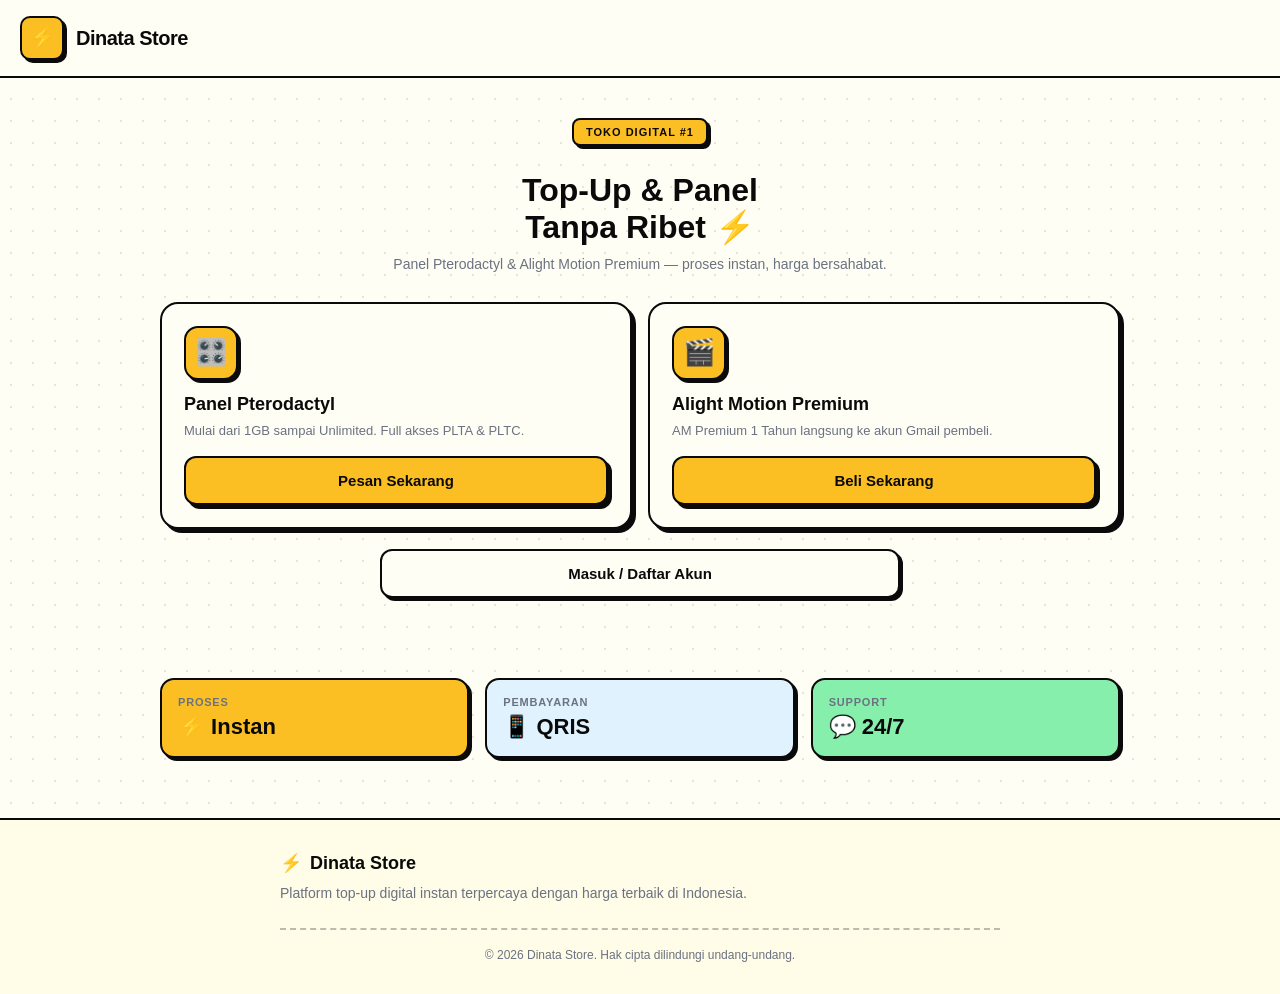
<file: index.html>
<!DOCTYPE html>
<html lang="id">
<head>
<meta charset="UTF-8">
<meta name="viewport" content="width=device-width, initial-scale=1">
<title>Dinata Store — Top-Up Digital Instan</title>
<link rel="stylesheet" href="style.css">
</head>
<body>

<div class="brandbar">
  <div class="brand-logo">⚡</div>
  <div class="brand-name">Dinata Store</div>
</div>

<section class="page-head text-center" style="padding-top:40px">
  <span class="auth-badge">TOKO DIGITAL #1</span>
  <h1 style="font-size:32px;margin-top:12px;line-height:1.15">Top-Up & Panel<br>Tanpa Ribet ⚡</h1>
  <p style="margin-top:10px">Panel Pterodactyl & Alight Motion Premium — proses instan, harga bersahabat.</p>
</section>

<div class="grid-2">
  <div class="product-card">
    <div class="product-icon">🎛️</div>
    <h3>Panel Pterodactyl</h3>
    <p>Mulai dari 1GB sampai Unlimited. Full akses PLTA & PLTC.</p>
    <a href="panel.html" class="btn btn-primary" style="text-decoration:none">Pesan Sekarang</a>
  </div>
  <div class="product-card">
    <div class="product-icon">🎬</div>
    <h3>Alight Motion Premium</h3>
    <p>AM Premium 1 Tahun langsung ke akun Gmail pembeli.</p>
    <a href="am-prem.html" class="btn btn-primary" style="text-decoration:none">Beli Sekarang</a>
  </div>
</div>

<div class="container" style="padding-top:0">
  <a href="login.html" class="btn btn-secondary" style="text-decoration:none">Masuk / Daftar Akun</a>
</div>

<div class="grid-3">
  <div class="stat-card yellow"><div class="stat-label">Proses</div><div class="stat-value">⚡ Instan</div></div>
  <div class="stat-card blue"><div class="stat-label">Pembayaran</div><div class="stat-value">📱 QRIS</div></div>
  <div class="stat-card green"><div class="stat-label">Support</div><div class="stat-value">💬 24/7</div></div>
</div>

<footer class="site-footer">
  <div class="footer-inner">
    <div class="footer-brand"><span>⚡</span> Dinata Store</div>
    <p class="footer-desc">Platform top-up digital instan terpercaya dengan harga terbaik di Indonesia.</p>
    <div class="footer-copy">© 2026 Dinata Store. Hak cipta dilindungi undang-undang.</div>
  </div>
</footer>

</body>
</html>
</file>
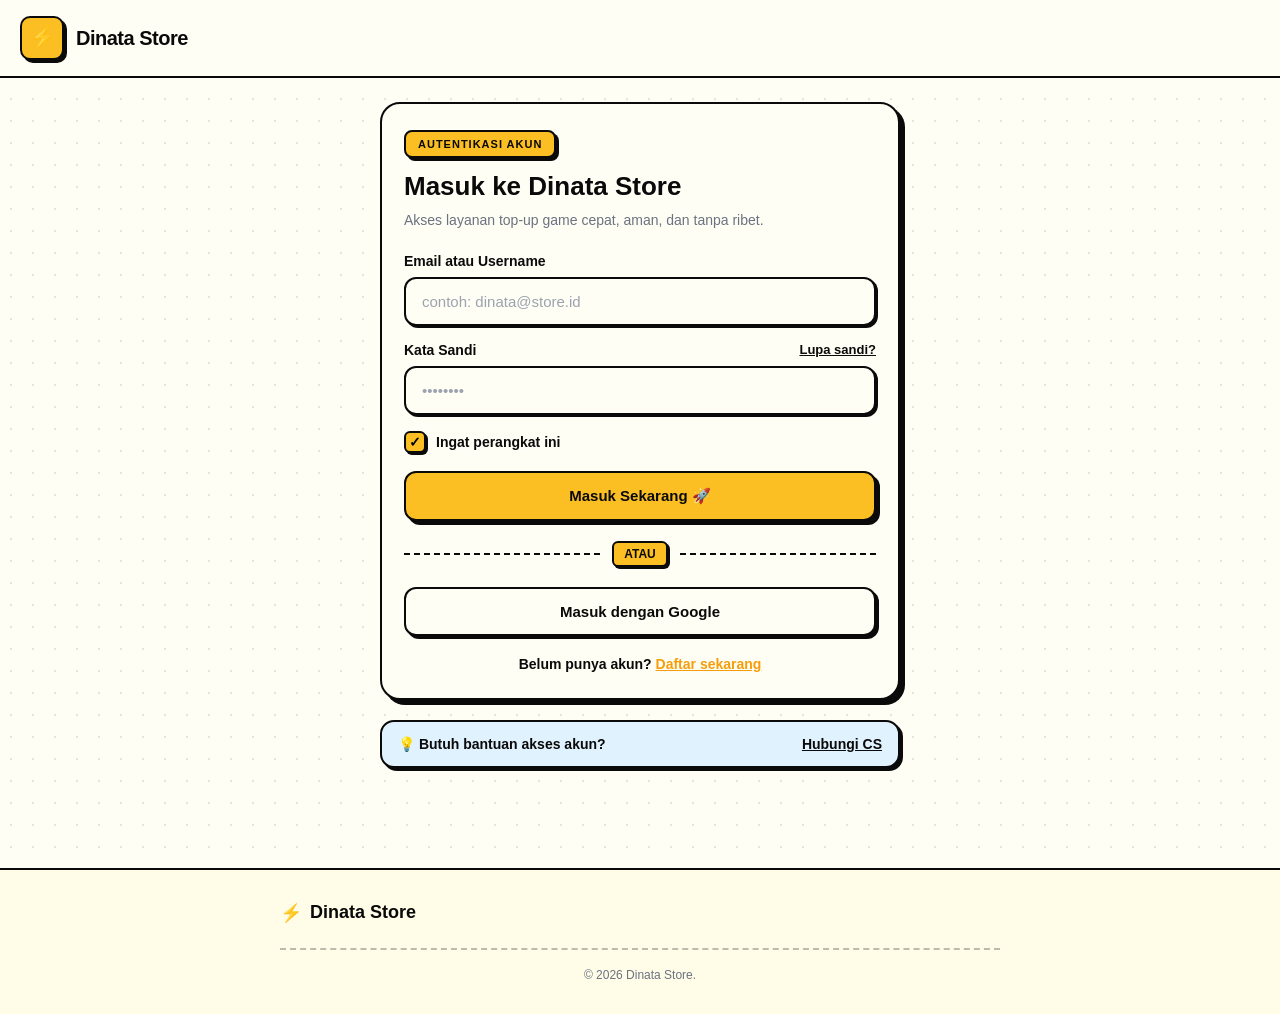
<file: admin.html>
<!DOCTYPE html>
<html lang="id">
<head>
<meta charset="UTF-8">
<meta name="viewport" content="width=device-width, initial-scale=1">
<title>Admin — Dinata Store</title>
<link rel="stylesheet" href="style.css">
</head>
<body>

<nav class="navbar">
  <div class="nav-brand"><div class="brand-logo">🔐</div> Admin Panel</div>
  <div class="nav-links">
    <a href="dasbor.html">Store</a>
    <a href="#" onclick="logout(); return false;">Logout</a>
  </div>
</nav>

<div class="page-head">
  <h1>Dashboard Admin <span style="font-size:12px;background:#86efac;padding:4px 8px;border-radius:6px;border:2px solid #0a0a0a">● LIVE</span></h1>
  <p>Update otomatis realtime.</p>
</div>

<div class="grid-4">
  <div class="stat-card yellow"><div class="stat-label">💰 Saldo</div><div class="stat-value" id="saldo" style="font-size:16px">Memuat...</div></div>
  <div class="stat-card blue"><div class="stat-label">📦 Total</div><div class="stat-value" id="totalOrder">0</div></div>
  <div class="stat-card green"><div class="stat-label">✅ Paid</div><div class="stat-value" id="totalPaid">0</div></div>
  <div class="stat-card red"><div class="stat-label">⏳ Pending</div><div class="stat-value" id="totalPending">0</div></div>
</div>

<div class="page-head"><h1 style="font-size:18px">📦 Semua Order</h1></div>
<div class="table-wrap">
  <table>
    <thead>
      <tr><th>Invoice</th><th>User</th><th>Produk</th><th>Detail</th><th>Harga</th><th>Status</th><th>Aksi</th></tr>
    </thead>
    <tbody id="tblOrders"></tbody>
  </table>
</div>

<div class="page-head"><h1 style="font-size:18px">👥 User Terdaftar</h1></div>
<div class="table-wrap">
  <table>
    <thead>
      <tr><th>Username</th><th>Email</th><th>Role</th><th>Dibuat</th><th>Aksi</th></tr>
    </thead>
    <tbody id="tblUsers"></tbody>
  </table>
</div>

<div class="page-head"><h1 style="font-size:18px">💸 Withdraw Saldo</h1></div>
<div class="form-box">
  <div class="field">
    <label class="field-label">Jumlah (Rp)</label>
    <input class="input" id="wdAmount" type="number" placeholder="50000">
  </div>
  <div class="field">
    <label class="field-label">Metode</label>
    <select class="input" id="wdMethod">
      <option value="dana">Dana</option>
      <option value="gopay">GoPay</option>
      <option value="ovo">OVO</option>
      <option value="shopeepay">ShopeePay</option>
    </select>
  </div>
  <div class="field">
    <label class="field-label">Nomor Akun</label>
    <input class="input" id="wdAcc" placeholder="08123456789">
  </div>
  <div class="field">
    <label class="field-label">Tipe</label>
    <select class="input" id="wdInstant">
      <option value="false">Manual</option>
      <option value="true">Instant</option>
    </select>
  </div>
  <button class="btn btn-primary" onclick="doWithdraw()">Tarik Saldo 💸</button>
  <p id="wdMsg" style="margin-top:12px;font-weight:700"></p>
</div>

<div class="page-head"><h1 style="font-size:18px">🛠️ Tools</h1></div>
<div class="form-box">
  <button class="btn btn-secondary" onclick="refreshAll()">🔄 Refresh Manual</button>
  <button class="btn btn-secondary" style="margin-top:10px" onclick="exportData()">📥 Export Order (JSON)</button>
  <button class="btn btn-danger" style="margin-top:10px" onclick="clearAll()">🗑️ Hapus Semua Order</button>
</div>

<footer class="site-footer">
  <div class="footer-inner"><div class="footer-copy">© 2026 Dinata Store.</div></div>
</footer>

<script src="app.js"></script>
<script>
if (!requireAdmin()) throw 0;

async function loadOrders() {
  const orders = await getAllOrders();
  const paid = orders.filter(o => o.status === 'paid').length;
  const pending = orders.filter(o => o.status === 'pending').length;
  document.getElementById('totalOrder').textContent = orders.length;
  document.getElementById('totalPaid').textContent = paid;
  document.getElementById('totalPending').textContent = pending;

  const tbody = document.getElementById('tblOrders');
  if (!orders.length) {
    tbody.innerHTML = '<tr><td colspan="7" style="text-align:center;color:#6b7280">Belum ada order</td></tr>';
    return;
  }
  tbody.innerHTML = orders.map(o => {
    let detail = '-';
    if (o.detail?.ramLabel) detail = `${o.detail.ramLabel}<br><small>${escapeHTML(o.detail.nama)} • ${escapeHTML(o.detail.kontak)}</small>`;
    else if (o.detail?.gmail) detail = escapeHTML(o.detail.gmail);
    return `<tr>
      <td><code style="font-size:11px">${escapeHTML(o.invoice_id?.slice(0,10))}</code></td>
      <td>${escapeHTML(o.username)}</td>
      <td>${escapeHTML(o.produk)}</td>
      <td>${detail}</td>
      <td>${rupiah(o.harga)}</td>
      <td><span class="badge ${o.status}">${o.status}</span></td>
      <td style="white-space:nowrap">
        ${o.status !== 'paid' ? `<button class="btn btn-success btn-sm" onclick="markPaid('${o.invoice_id}')">✅</button>` : ''}
        ${o.status !== 'pending' ? `<button class="btn btn-secondary btn-sm" onclick="markPending('${o.invoice_id}')">⏳</button>` : ''}
        <button class="btn btn-danger btn-sm" onclick="delOrder('${o.invoice_id}')">🗑️</button>
      </td>
    </tr>`;
  }).join('');
}

async function loadUsers() {
  const users = await getAllUsers();
  const tbody = document.getElementById('tblUsers');
  if (!users.length) {
    tbody.innerHTML = '<tr><td colspan="5" style="text-align:center;color:#6b7280">Belum ada user</td></tr>';
    return;
  }
  tbody.innerHTML = users.map(u => `<tr>
    <td>${escapeHTML(u.username)}</td>
    <td>${escapeHTML(u.email)}</td>
    <td><span class="badge ${u.role === 'admin' ? 'paid' : 'pending'}">${u.role}</span></td>
    <td style="font-size:12px">${formatDate(u.created_at)}</td>
    <td>${u.role !== 'admin' ? `<button class="btn btn-danger btn-sm" onclick="delUser('${escapeHTML(u.username)}')">🗑️</button>` : '—'}</td>
  </tr>`).join('');
}

async function loadSaldo() {
  try {
    const res = await fetch('/api/balance');
    const d = await res.json();
    document.getElementById('saldo').textContent = d.balance ? rupiah(d.balance) : 'Gagal';
  } catch { document.getElementById('saldo').textContent = 'Gagal'; }
}

async function markPaid(id) {
  await updateOrderStatus(id, 'paid');
  toast('Order ditandai PAID', 'success');
  refreshAll();
}
async function markPending(id) {
  await updateOrderStatus(id, 'pending');
  toast('Order → PENDING', 'info');
  refreshAll();
}
async function delOrder(id) {
  if (!confirm('Hapus order ini?')) return;
  await deleteOrder(id);
  toast('Order dihapus', 'success');
  refreshAll();
}
async function delUser(username) {
  if (!confirm('Hapus user ' + username + '?')) return;
  await deleteUser(username);
  toast('User dihapus', 'success');
  refreshAll();
}
async function clearAll() {
  if (!confirm('Hapus SEMUA order?')) return;
  const orders = await getAllOrders();
  for (const o of orders) await deleteOrder(o.invoice_id);
  toast('Semua order dihapus', 'success');
  refreshAll();
}
async function exportData() {
  const orders = await getAllOrders();
  const blob = new Blob([JSON.stringify(orders, null, 2)], { type: 'application/json' });
  const a = document.createElement('a');
  a.href = URL.createObjectURL(blob);
  a.download = 'dinata-orders-' + Date.now() + '.json';
  a.click();
}
async function doWithdraw() {
  const amount = document.getElementById('wdAmount').value;
  const method = document.getElementById('wdMethod').value;
  const acc = document.getElementById('wdAcc').value;
  const instant = document.getElementById('wdInstant').value;
  if (!amount || !acc) return toast('Isi lengkap!', 'error');

  showLoading('Memproses withdraw...');
  const data = await api(`/api/withdraw?amount=${amount}&method=${method}&account_number=${acc}&instant=${instant}`);
  hideLoading();
  document.getElementById('wdMsg').textContent = data.message || JSON.stringify(data);
  toast(data.success ? 'Withdraw diajukan!' : 'Withdraw gagal', data.success ? 'success' : 'error');
}

function refreshAll() { loadOrders(); loadUsers(); loadSaldo(); }
refreshAll();

startRealtime(() => refreshAll());
</script>
</body>
</html>
</file>
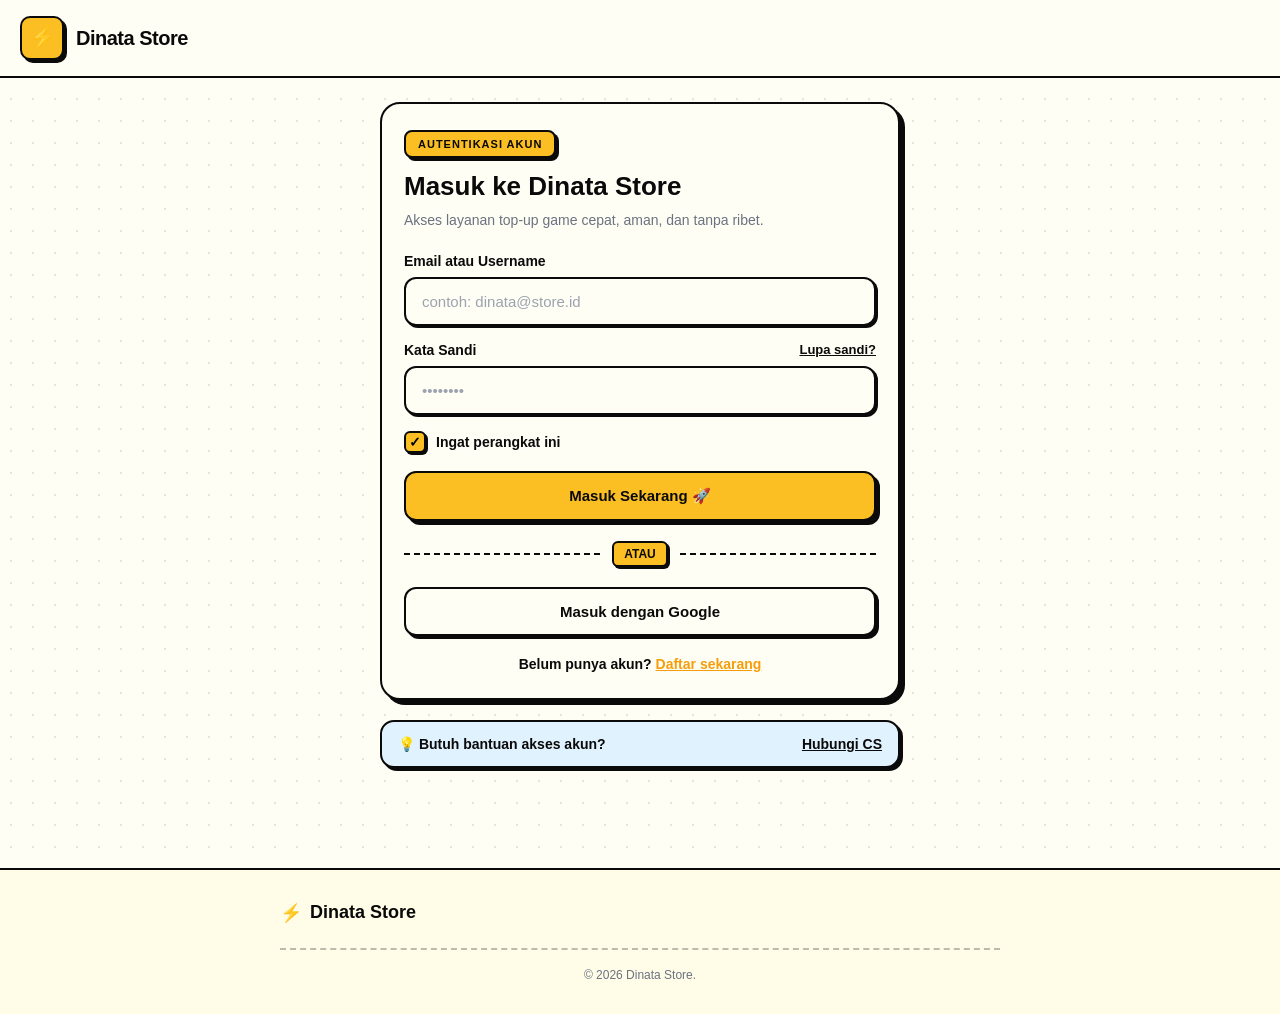
<file: am-prem.html>
<!DOCTYPE html>
<html lang="id">
<head>
<meta charset="UTF-8">
<meta name="viewport" content="width=device-width, initial-scale=1">
<title>AM Premium — Dinata Store</title>
<link rel="stylesheet" href="style.css">
</head>
<body>

<nav class="navbar">
  <div class="nav-brand"><div class="brand-logo">⚡</div> Dinata Store</div>
  <div class="nav-links">
    <a href="dasbor.html">← Kembali</a>
    <a href="riwayat.html">Riwayat</a>
  </div>
</nav>

<div class="page-head">
  <h1>🎬 Alight Motion Premium</h1>
  <p>Premium 1 Tahun — langsung ke akun Gmail pembeli.</p>
</div>

<div class="form-box">
  <div class="field">
    <label class="field-label">Gmail Pembeli</label>
    <input class="input" id="gmail" type="email" placeholder="contoh@gmail.com">
  </div>
  <div class="price-tag">
    <span>Harga</span>
    <span>Rp 25.000</span>
  </div>
  <button class="btn btn-primary" id="btnBuat" onclick="buatInvoice()">Buat Invoice & Bayar QRIS 🚀</button>

  <div class="invoice-box hidden" id="invoiceBox">
    <h3>Scan QRIS untuk Bayar</h3>
    <img id="qrisImg" alt="QRIS">
    <p style="font-weight:700;margin:8px 0">Total: Rp <span id="totalBayar"></span></p>
    <a id="payLink" target="_blank" class="btn btn-secondary" style="text-decoration:none;margin-bottom:10px">Buka Halaman Pembayaran</a>
    <p style="margin-top:10px">Status: <span class="badge pending" id="statusBayar">pending</span></p>
    <button class="btn btn-primary" style="margin-top:10px" onclick="cekStatus()">Cek Status 🔄</button>
  </div>
</div>

<footer class="site-footer">
  <div class="footer-inner"><div class="footer-copy">© 2026 Dinata Store.</div></div>
</footer>

<script src="app.js"></script>
<script>
if (!requireAuth()) throw 0;
const HARGA = 25000;
let currentInvoice = null;

async function buatInvoice() {
  const btn = document.getElementById('btnBuat');
  const gmail = document.getElementById('gmail').value.trim();
  if (!gmail || !/^\S+@\S+\.\S+$/.test(gmail)) return toast('Masukkan Gmail yang valid!', 'error');

  btn.disabled = true;
  showLoading('Membuat invoice...');
  const inv = await api(`/api/invoice?amount=${HARGA}`);

  if (!inv || !inv.success) {
    hideLoading();
    btn.disabled = false;
    return toast(inv?.error || 'Gagal buat invoice', 'error');
  }
  currentInvoice = inv;

  const save = await createOrder({
    invoice_id: inv.invoice_id,
    username: currentUser().username,
    produk: 'Alight Motion Premium 1 Tahun',
    detail: { gmail },
    harga: HARGA,
    status: 'pending'
  });

  hideLoading();
  btn.disabled = false;
  if (save.error) return toast('Gagal simpan order: ' + save.error, 'error');

  document.getElementById('invoiceBox').classList.remove('hidden');
  document.getElementById('qrisImg').src = inv.qris_image;
  document.getElementById('totalBayar').textContent = Number(inv.total).toLocaleString('id-ID');
  document.getElementById('payLink').href = inv.payment_link;
  toast('Invoice dibuat! Scan QRIS untuk bayar.', 'success');
}

async function cekStatus() {
  if (!currentInvoice) return;
  showLoading('Cek status...');
  const data = await api(`/api/cek-invoice?invoice_id=${currentInvoice.invoice_id}`);
  hideLoading();
  if (!data) return;
  const el = document.getElementById('statusBayar');
  el.textContent = data.status;
  el.className = 'badge ' + (data.status === 'paid' ? 'paid' : 'pending');
  if (data.status === 'paid') {
    await updateOrderStatus(currentInvoice.invoice_id, 'paid');
    toast('✅ Premium dikirim ke ' + document.getElementById('gmail').value, 'success');
  } else toast('Status: ' + data.status, 'info');
}
</script>
</body>
</html>
</file>
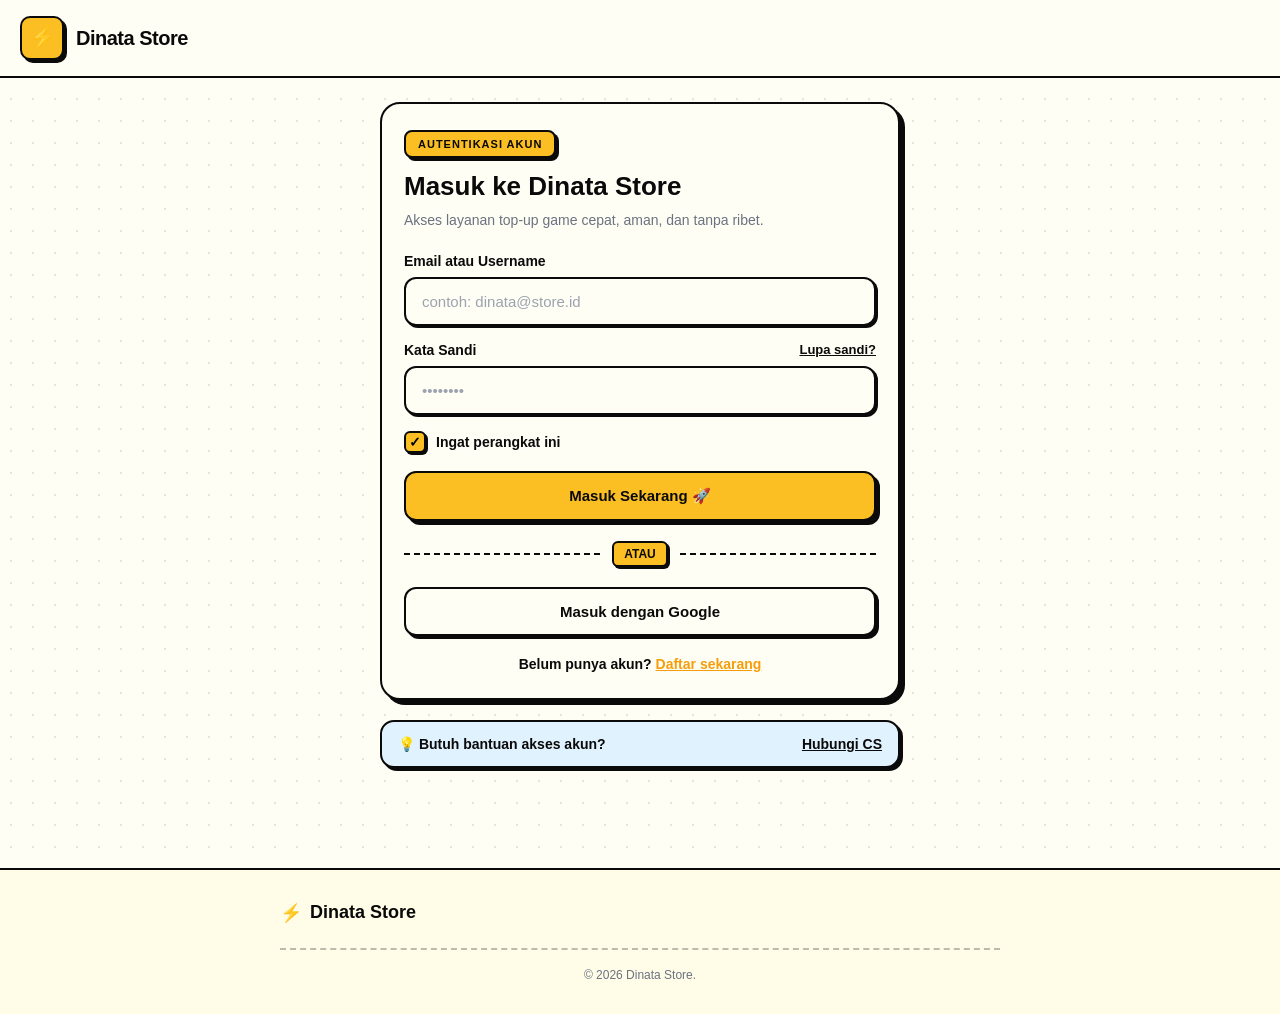
<file: dasbor.html>
<!DOCTYPE html>
<html lang="id">
<head>
<meta charset="UTF-8">
<meta name="viewport" content="width=device-width, initial-scale=1">
<title>Dashboard — Dinata Store</title>
<link rel="stylesheet" href="style.css">
</head>
<body>

<nav class="navbar">
  <div class="nav-brand"><div class="brand-logo">⚡</div> Dinata Store</div>
  <div class="nav-links">
    <a href="dasbor.html" class="active">Dashboard</a>
    <a href="panel.html">Panel</a>
    <a href="am-prem.html">AM</a>
    <a href="riwayat.html">Riwayat</a>
    <a href="#" onclick="logout(); return false;">Logout</a>
  </div>
</nav>

<div class="page-head">
  <h1>Halo, <span id="userName" style="color:#f59e0b">User</span> 👋</h1>
  <p>Pilih produk yang mau kamu beli:</p>
</div>

<div class="grid-2">
  <div class="product-card">
    <div class="product-icon">🎛️</div>
    <h3>Panel Pterodactyl</h3>
    <p>1GB hingga Unlimited. Bebas pilih spec.</p>
    <a href="panel.html" class="btn btn-primary" style="text-decoration:none">Pesan</a>
  </div>
  <div class="product-card">
    <div class="product-icon">🎬</div>
    <h3>Alight Motion Premium</h3>
    <p>Premium 1 Tahun — langsung ke Gmail kamu.</p>
    <a href="am-prem.html" class="btn btn-primary" style="text-decoration:none">Beli</a>
  </div>
</div>

<footer class="site-footer">
  <div class="footer-inner"><div class="footer-copy">© 2026 Dinata Store.</div></div>
</footer>

<script src="app.js"></script>
<script>
if (!requireAuth()) throw 0;
document.getElementById('userName').textContent = currentUser().username;
</script>
</body>
</html>
</file>
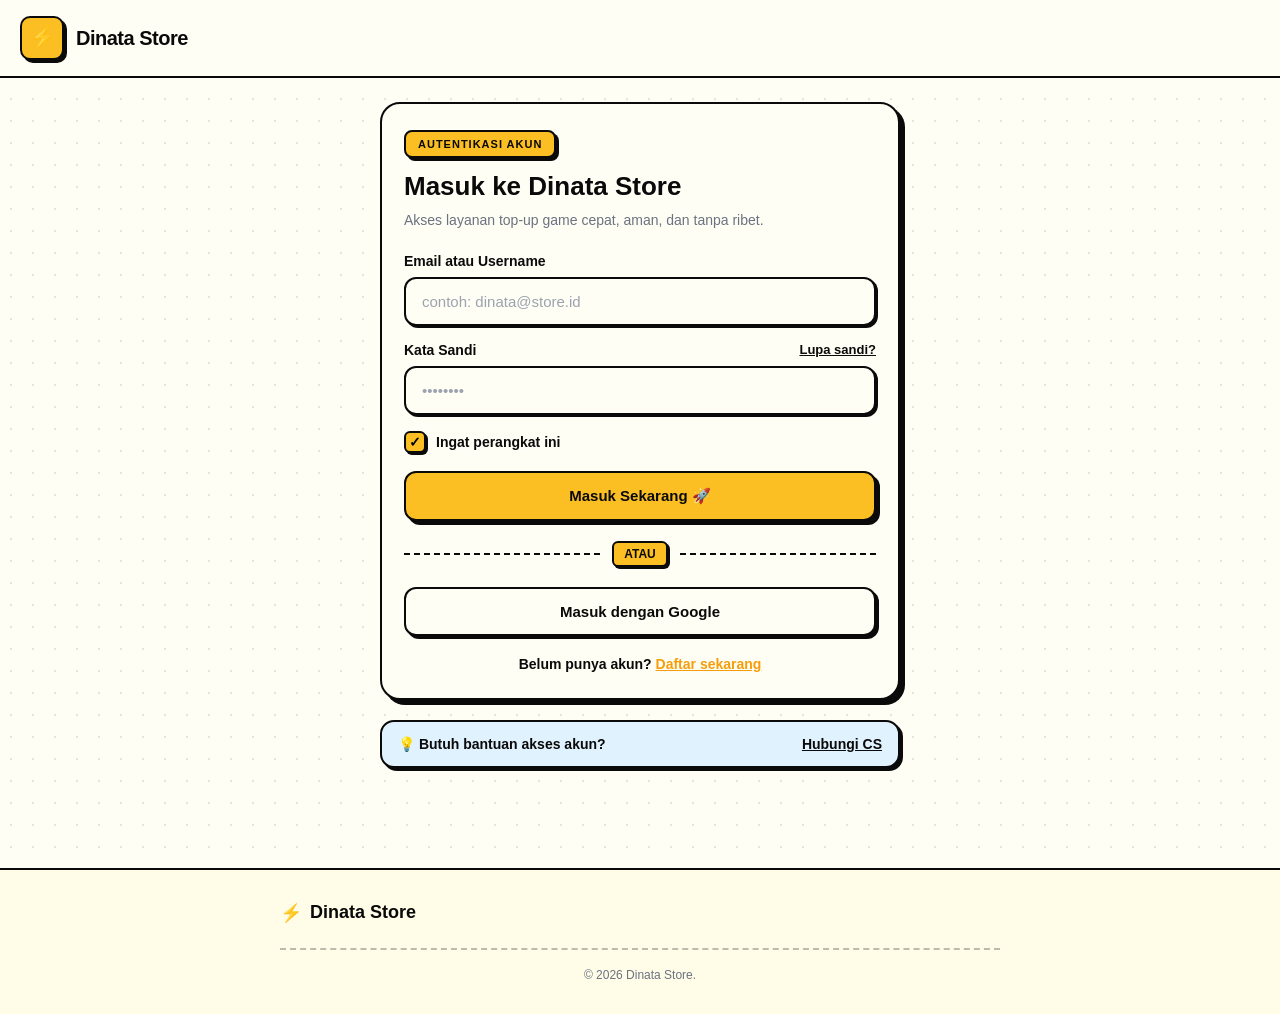
<file: login.html>
<!DOCTYPE html>
<html lang="id">
<head>
<meta charset="UTF-8">
<meta name="viewport" content="width=device-width, initial-scale=1">
<title>Login — Dinata Store</title>
<link rel="stylesheet" href="style.css">
</head>
<body>

<div class="brandbar">
  <div class="brand-logo">⚡</div>
  <div class="brand-name">Dinata Store</div>
</div>

<div class="container">
  <div class="auth-card">
    <span class="auth-badge">AUTENTIKASI AKUN</span>
    <h1 class="auth-title">Masuk ke Dinata Store</h1>
    <p class="auth-sub">Akses layanan top-up game cepat, aman, dan tanpa ribet.</p>

    <form onsubmit="return doLogin(event)">
      <div class="field">
        <label class="field-label">Email atau Username</label>
        <input class="input" id="loginUser" placeholder="contoh: dinata@store.id" required autocomplete="username">
      </div>
      <div class="field">
        <div class="field-label">
          <span>Kata Sandi</span>
          <a href="#" onclick="alert('Hubungi CS: WA 08xxxxxxxxxx'); return false;">Lupa sandi?</a>
        </div>
        <input class="input" id="loginPass" type="password" placeholder="••••••••" required autocomplete="current-password">
      </div>
      <label class="check-row">
        <input type="checkbox" class="checkbox" checked>
        Ingat perangkat ini
      </label>
      <button type="submit" class="btn btn-primary" id="btnLogin">Masuk Sekarang 🚀</button>
    </form>

    <div class="divider"><span>ATAU</span></div>
    <button class="btn btn-secondary" type="button" onclick="toast('Login Google belum tersedia','info')">Masuk dengan Google</button>

    <p class="auth-foot">Belum punya akun? <a href="register.html">Daftar sekarang</a></p>
  </div>

  <div class="help-banner">
    <div>💡 <strong>Butuh bantuan akses akun?</strong></div>
    <a href="#" onclick="alert('WhatsApp CS: 08xxxxxxxxxx'); return false;">Hubungi CS</a>
  </div>
</div>

<footer class="site-footer">
  <div class="footer-inner">
    <div class="footer-brand"><span>⚡</span> Dinata Store</div>
    <div class="footer-copy">© 2026 Dinata Store.</div>
  </div>
</footer>

<script src="app.js"></script>
<script>
async function doLogin(e) {
  e.preventDefault();
  const btn = document.getElementById('btnLogin');
  const u = document.getElementById('loginUser').value.trim();
  const p = document.getElementById('loginPass').value;

  btn.disabled = true;
  btn.innerHTML = '<span class="spinner"></span> Memproses...';

  const res = await login(u, p);
  if (res.error) {
    toast(res.error, 'error');
    btn.disabled = false;
    btn.innerHTML = 'Masuk Sekarang 🚀';
    return false;
  }
  toast('Login berhasil!', 'success');
  setTimeout(() => location.href = res.role === 'admin' ? 'admin.html' : 'dasbor.html', 600);
  return false;
}
</script>
</body>
</html>
</file>
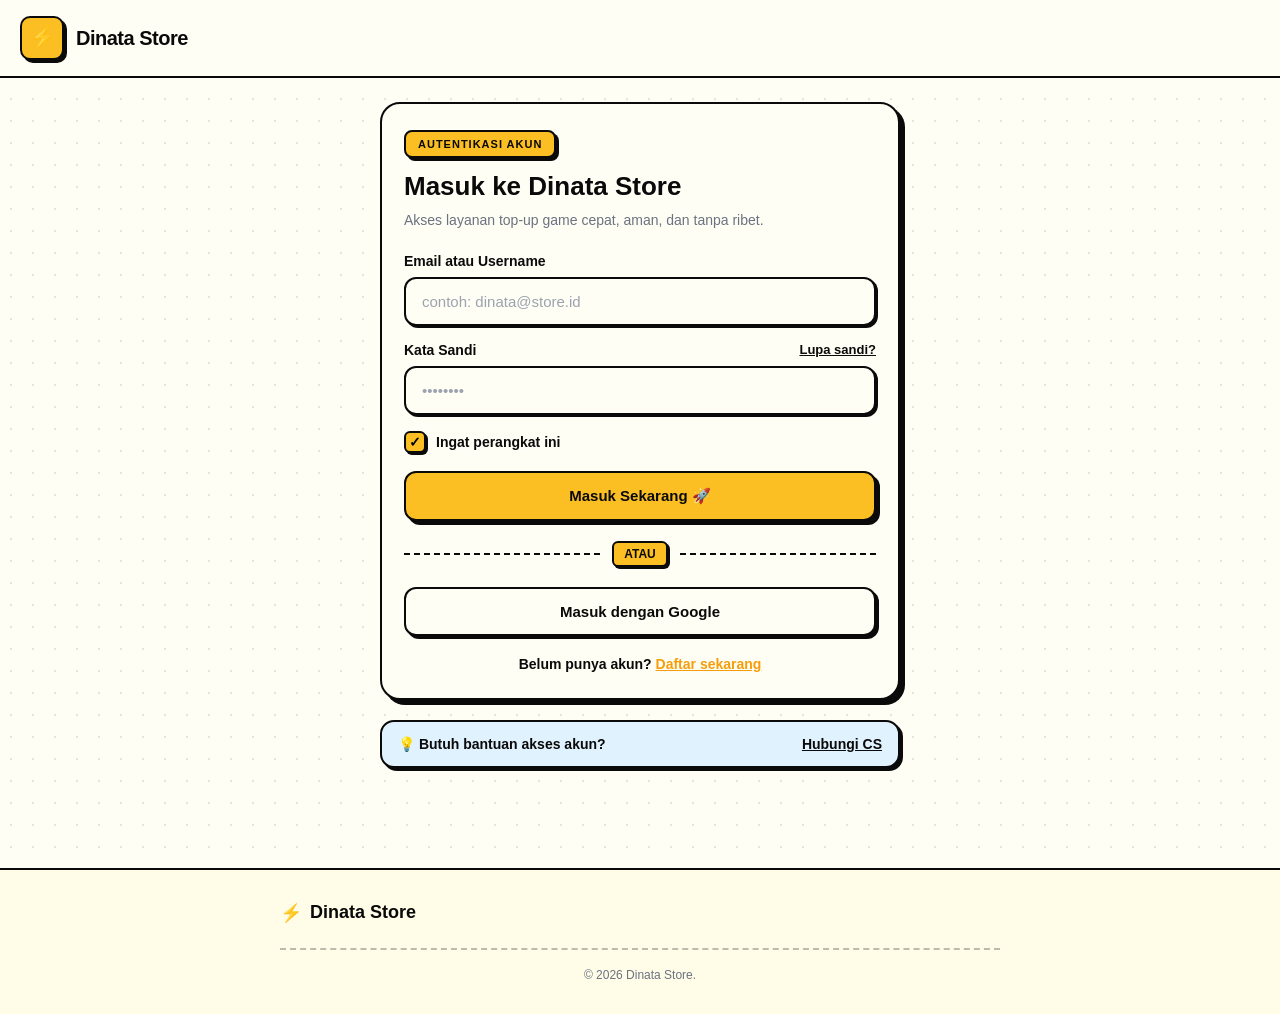
<file: panel.html>
<!DOCTYPE html>
<html lang="id">
<head>
<meta charset="UTF-8">
<meta name="viewport" content="width=device-width, initial-scale=1">
<title>Panel Pterodactyl — Dinata Store</title>
<link rel="stylesheet" href="style.css">
</head>
<body>

<nav class="navbar">
  <div class="nav-brand"><div class="brand-logo">⚡</div> Dinata Store</div>
  <div class="nav-links">
    <a href="dasbor.html">← Kembali</a>
    <a href="riwayat.html">Riwayat</a>
  </div>
</nav>

<div class="page-head">
  <h1>🎛️ Order Panel Pterodactyl</h1>
  <p>Pilih RAM, kasih nama panel, langsung bayar via QRIS.</p>
</div>

<div class="form-box">
  <div class="field">
    <label class="field-label">Pilih RAM</label>
    <select class="input" id="ram" onchange="updateHarga()">
      <option value="1000" data-harga="2000">1 GB — Rp 2.000</option>
      <option value="2000" data-harga="3500">2 GB — Rp 3.500</option>
      <option value="3000" data-harga="5000">3 GB — Rp 5.000</option>
      <option value="4000" data-harga="6500">4 GB — Rp 6.500</option>
      <option value="5000" data-harga="8000">5 GB — Rp 8.000</option>
      <option value="8000" data-harga="12000">8 GB — Rp 12.000</option>
      <option value="0" data-harga="15000">Unlimited ♾️ — Rp 15.000</option>
    </select>
  </div>
  <div class="field">
    <label class="field-label">Nama Panel</label>
    <input class="input" id="namapanel" placeholder="contoh: dinata-panel" maxlength="30">
  </div>
  <div class="field">
    <label class="field-label">Email / WhatsApp</label>
    <input class="input" id="kontak" placeholder="email@kamu.com / 08xxx">
  </div>
  <div class="price-tag">
    <span>Total Bayar</span>
    <span>Rp <span id="totalHarga">2.000</span></span>
  </div>
  <button class="btn btn-primary" id="btnBuat" onclick="buatInvoice()">Buat Invoice & Bayar QRIS 🚀</button>

  <div class="invoice-box hidden" id="invoiceBox">
    <h3>Scan QRIS untuk Bayar</h3>
    <img id="qrisImg" alt="QRIS">
    <p style="font-weight:700;margin:8px 0">Total: Rp <span id="totalBayar"></span></p>
    <a id="payLink" target="_blank" class="btn btn-secondary" style="text-decoration:none;margin-bottom:10px">Buka Halaman Pembayaran</a>
    <p style="margin-top:10px">Status: <span class="badge pending" id="statusBayar">pending</span></p>
    <button class="btn btn-primary" style="margin-top:10px" onclick="cekStatus()">Cek Status 🔄</button>
  </div>
</div>

<footer class="site-footer">
  <div class="footer-inner"><div class="footer-copy">© 2026 Dinata Store.</div></div>
</footer>

<script src="app.js"></script>
<script>
if (!requireAuth()) throw 0;
let currentInvoice = null;

function updateHarga() {
  const sel = document.getElementById('ram');
  const h = Number(sel.options[sel.selectedIndex].dataset.harga);
  document.getElementById('totalHarga').textContent = h.toLocaleString('id-ID');
}

async function buatInvoice() {
  const btn = document.getElementById('btnBuat');
  const sel = document.getElementById('ram');
  const ram = Number(sel.value);
  const ramLabel = sel.options[sel.selectedIndex].text.split('—')[0].trim();
  const harga = Number(sel.options[sel.selectedIndex].dataset.harga);
  const nama = document.getElementById('namapanel').value.trim();
  const kontak = document.getElementById('kontak').value.trim();

  if (!nama || nama.length < 3) return toast('Nama panel minimal 3 karakter', 'error');
  if (!kontak) return toast('Isi email / WhatsApp', 'error');

  btn.disabled = true;
  showLoading('Membuat invoice...');
  const inv = await api(`/api/invoice?amount=${harga}`);

  if (!inv || !inv.success) {
    hideLoading();
    btn.disabled = false;
    return toast(inv?.error || 'Gagal buat invoice', 'error');
  }
  currentInvoice = inv;

  const save = await createOrder({
    invoice_id: inv.invoice_id,
    username: currentUser().username,
    produk: 'Panel Pterodactyl ' + ramLabel,
    detail: { ram, ramLabel, nama, kontak },
    harga,
    status: 'pending'
  });

  hideLoading();
  btn.disabled = false;
  if (save.error) return toast('Gagal simpan order: ' + save.error, 'error');

  document.getElementById('invoiceBox').classList.remove('hidden');
  document.getElementById('qrisImg').src = inv.qris_image;
  document.getElementById('totalBayar').textContent = Number(inv.total).toLocaleString('id-ID');
  document.getElementById('payLink').href = inv.payment_link;
  toast('Invoice dibuat! Scan QRIS untuk bayar.', 'success');
}

async function cekStatus() {
  if (!currentInvoice) return;
  showLoading('Cek status...');
  const data = await api(`/api/cek-invoice?invoice_id=${currentInvoice.invoice_id}`);
  hideLoading();
  if (!data) return;
  const el = document.getElementById('statusBayar');
  el.textContent = data.status;
  el.className = 'badge ' + (data.status === 'paid' ? 'paid' : 'pending');
  if (data.status === 'paid') {
    await updateOrderStatus(currentInvoice.invoice_id, 'paid');
    toast('✅ Pembayaran berhasil! Panel akan segera dikirim.', 'success');
  } else toast('Status: ' + data.status, 'info');
}

updateHarga();
</script>
</body>
</html>
</file>
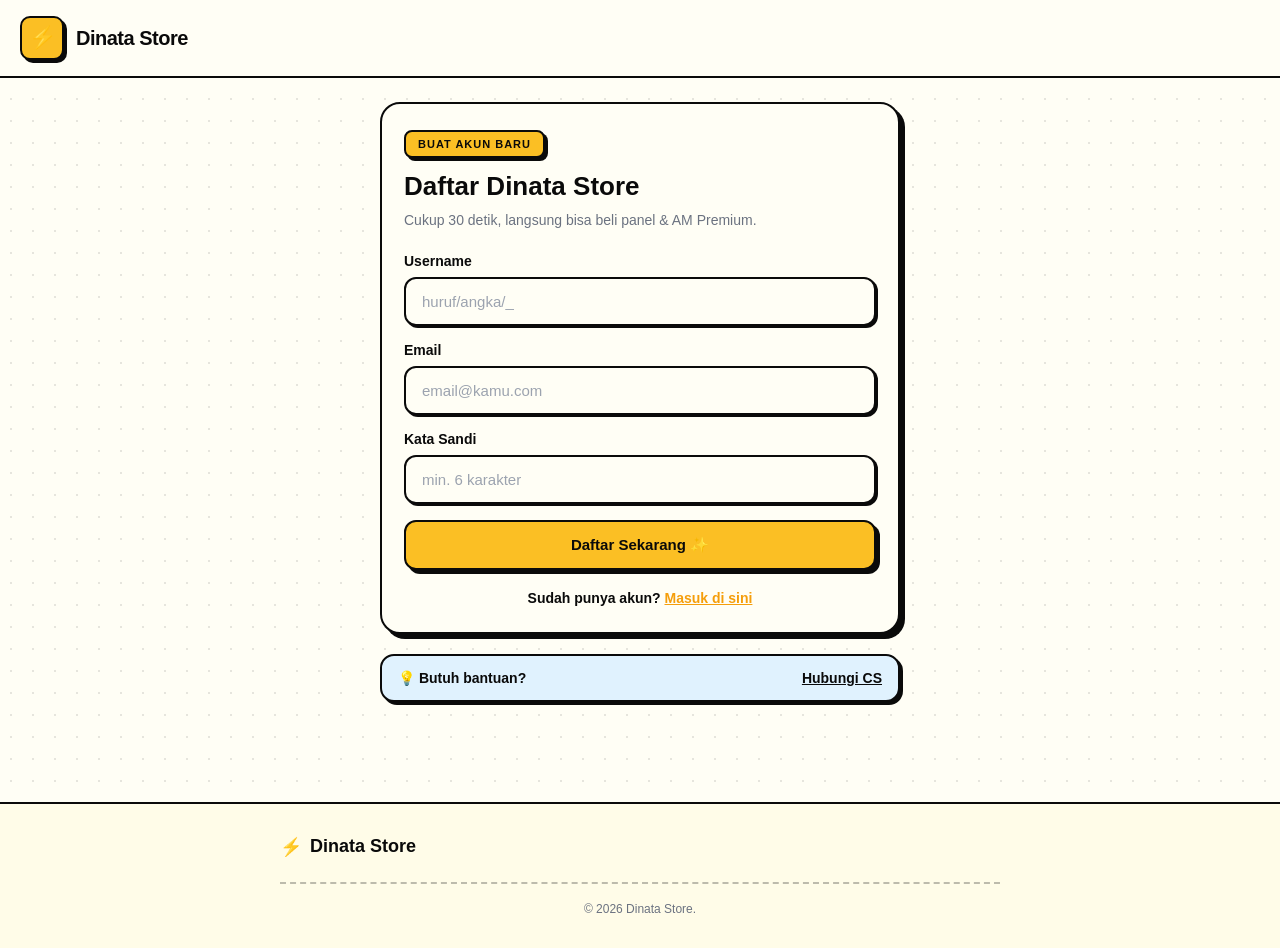
<file: register.html>
<!DOCTYPE html>
<html lang="id">
<head>
<meta charset="UTF-8">
<meta name="viewport" content="width=device-width, initial-scale=1">
<title>Daftar — Dinata Store</title>
<link rel="stylesheet" href="style.css">
</head>
<body>

<div class="brandbar">
  <div class="brand-logo">⚡</div>
  <div class="brand-name">Dinata Store</div>
</div>

<div class="container">
  <div class="auth-card">
    <span class="auth-badge">BUAT AKUN BARU</span>
    <h1 class="auth-title">Daftar Dinata Store</h1>
    <p class="auth-sub">Cukup 30 detik, langsung bisa beli panel & AM Premium.</p>

    <form onsubmit="return doRegister(event)">
      <div class="field">
        <label class="field-label">Username</label>
        <input class="input" id="regUser" placeholder="huruf/angka/_" required minlength="3" maxlength="20">
      </div>
      <div class="field">
        <label class="field-label">Email</label>
        <input class="input" id="regEmail" type="email" placeholder="email@kamu.com" required>
      </div>
      <div class="field">
        <label class="field-label">Kata Sandi</label>
        <input class="input" id="regPass" type="password" placeholder="min. 6 karakter" required minlength="6">
      </div>
      <button type="submit" class="btn btn-primary" id="btnReg">Daftar Sekarang ✨</button>
    </form>

    <p class="auth-foot">Sudah punya akun? <a href="login.html">Masuk di sini</a></p>
  </div>

  <div class="help-banner">
    <div>💡 <strong>Butuh bantuan?</strong></div>
    <a href="#" onclick="alert('WhatsApp CS: 08xxxxxxxxxx'); return false;">Hubungi CS</a>
  </div>
</div>

<footer class="site-footer">
  <div class="footer-inner">
    <div class="footer-brand"><span>⚡</span> Dinata Store</div>
    <div class="footer-copy">© 2026 Dinata Store.</div>
  </div>
</footer>

<script src="app.js"></script>
<script>
async function doRegister(e) {
  e.preventDefault();
  const btn = document.getElementById('btnReg');
  const username = document.getElementById('regUser').value.trim();
  const email = document.getElementById('regEmail').value.trim();
  const password = document.getElementById('regPass').value;

  btn.disabled = true;
  btn.innerHTML = '<span class="spinner"></span> Mendaftar...';

  const res = await register(username, email, password);
  if (res.error) {
    toast(res.error, 'error');
    btn.disabled = false;
    btn.innerHTML = 'Daftar Sekarang ✨';
    return false;
  }
  toast('Registrasi berhasil! Silakan login.', 'success');
  setTimeout(() => location.href = 'login.html', 900);
  return false;
}
</script>
</body>
</html>
</file>
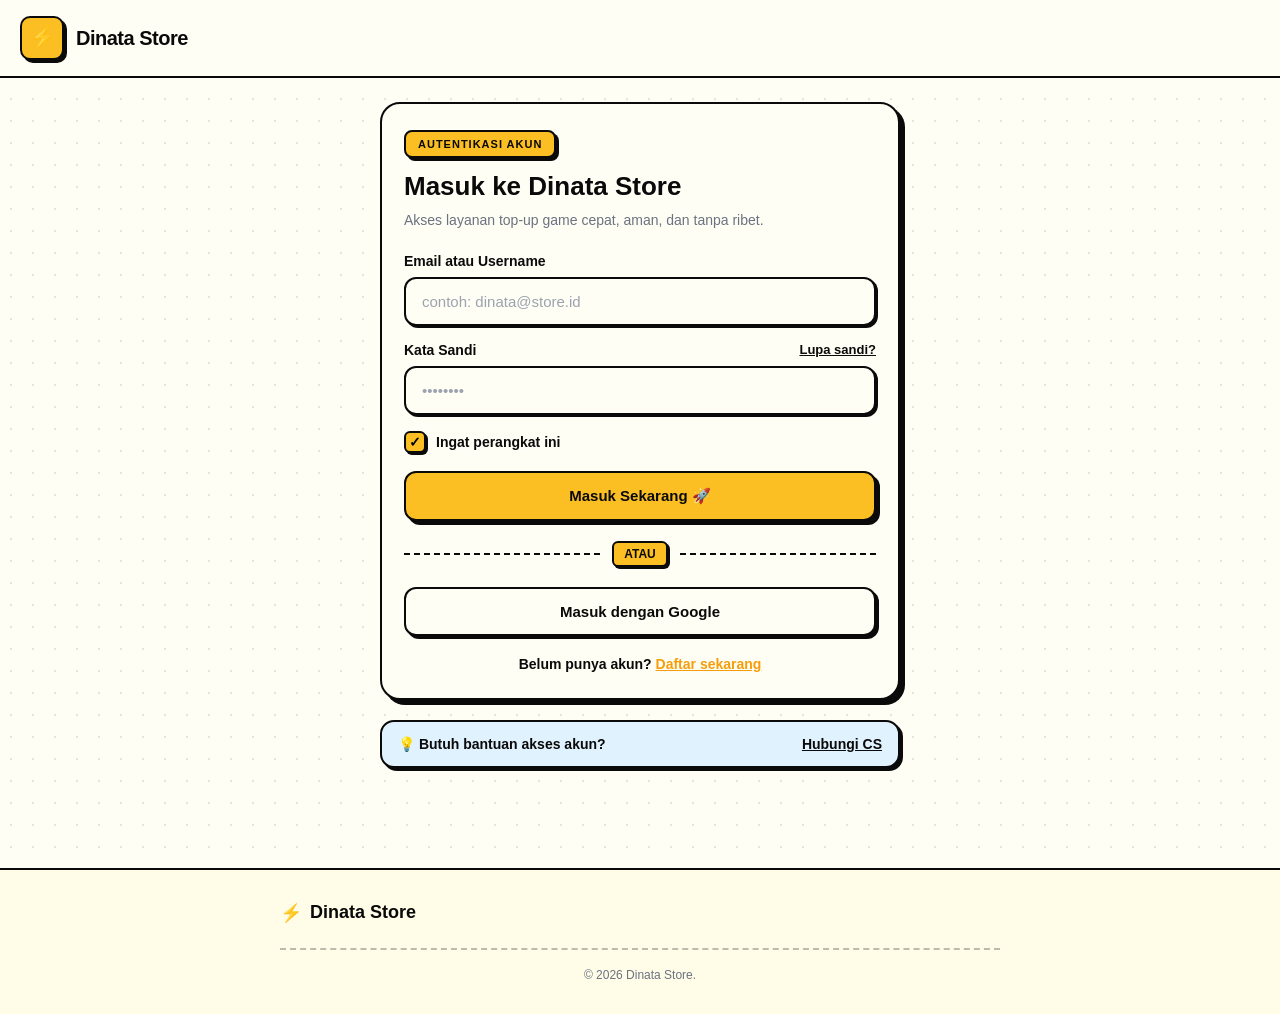
<file: riwayat.html>
<!DOCTYPE html>
<html lang="id">
<head>
<meta charset="UTF-8">
<meta name="viewport" content="width=device-width, initial-scale=1">
<title>Riwayat — Dinata Store</title>
<link rel="stylesheet" href="style.css">
</head>
<body>

<nav class="navbar">
  <div class="nav-brand"><div class="brand-logo">⚡</div> Dinata Store</div>
  <div class="nav-links">
    <a href="dasbor.html">Dashboard</a>
    <a href="riwayat.html" class="active">Riwayat</a>
    <a href="#" onclick="logout(); return false;">Logout</a>
  </div>
</nav>

<div class="page-head">
  <h1>📜 Riwayat Order</h1>
  <p>Update otomatis real-time.</p>
</div>

<div class="table-wrap">
  <table>
    <thead>
      <tr><th>Invoice</th><th>Produk</th><th>Detail</th><th>Harga</th><th>Status</th><th>Tanggal</th></tr>
    </thead>
    <tbody id="tbody"></tbody>
  </table>
</div>

<footer class="site-footer">
  <div class="footer-inner"><div class="footer-copy">© 2026 Dinata Store.</div></div>
</footer>

<script src="app.js"></script>
<script>
if (!requireAuth()) throw 0;
const me = currentUser();

async function render() {
  const orders = await getMyOrders(me.username);
  const tbody = document.getElementById('tbody');
  if (!orders.length) {
    tbody.innerHTML = '<tr><td colspan="6" style="text-align:center;color:#6b7280">Belum ada order</td></tr>';
    return;
  }
  tbody.innerHTML = orders.map(o => {
    let detail = '-';
    if (o.detail?.ramLabel) detail = `${escapeHTML(o.detail.ramLabel)} • ${escapeHTML(o.detail.nama)}`;
    else if (o.detail?.gmail) detail = escapeHTML(o.detail.gmail);
    return `<tr>
      <td><code style="font-size:11px">${escapeHTML(o.invoice_id?.slice(0,10))}</code></td>
      <td>${escapeHTML(o.produk)}</td>
      <td>${detail}</td>
      <td>${rupiah(o.harga)}</td>
      <td><span class="badge ${o.status}">${o.status}</span></td>
      <td style="font-size:12px">${formatDate(o.created_at)}</td>
    </tr>`;
  }).join('');
}

render();
setInterval(render, 3000);
</script>
</body>
</html>
</file>
<file: style.css>
* { margin: 0; padding: 0; box-sizing: border-box; font-family: 'Inter','Segoe UI',sans-serif; }

:root {
  --yellow: #fbbf24; --black: #0a0a0a; --white: #fffef5; --cream: #fffce8;
  --blue: #e0f2fe; --green: #86efac; --red: #fca5a5; --gray: #6b7280;
  --border: 2.5px solid #0a0a0a;
  --shadow: 4px 4px 0 #0a0a0a;
  --shadow-sm: 3px 3px 0 #0a0a0a;
}

body {
  background: var(--white);
  background-image: radial-gradient(#0a0a0a1a 1px, transparent 1px);
  background-size: 22px 22px;
  color: var(--black); min-height: 100vh;
}

.brandbar { display: flex; align-items: center; gap: 12px; padding: 16px 20px; border-bottom: var(--border); background: var(--white); position: sticky; top: 0; z-index: 50; }
.brand-logo { width: 44px; height: 44px; background: var(--yellow); border: var(--border); border-radius: 10px; box-shadow: var(--shadow-sm); display: flex; align-items: center; justify-content: center; font-size: 22px; }
.brand-name { font-weight: 900; font-size: 20px; letter-spacing: -.5px; }

.navbar { display: flex; justify-content: space-between; align-items: center; padding: 12px 20px; background: var(--white); border-bottom: var(--border); position: sticky; top: 0; z-index: 50; flex-wrap: wrap; gap: 10px; }
.nav-brand { display: flex; align-items: center; gap: 10px; font-weight: 900; }
.nav-brand .brand-logo { width: 38px; height: 38px; font-size: 18px; }
.nav-links { display: flex; gap: 8px; flex-wrap: wrap; }
.nav-links a { padding: 8px 14px; font-weight: 700; font-size: 13px; border: var(--border); border-radius: 10px; background: var(--white); color: var(--black); text-decoration: none; box-shadow: 2px 2px 0 var(--black); transition: .12s; }
.nav-links a:hover { transform: translate(-1px,-1px); box-shadow: 3px 3px 0 var(--black); }
.nav-links a.active { background: var(--yellow); }

.container { max-width: 560px; margin: 0 auto; padding: 24px 20px 60px; }
.auth-card { background: var(--white); border: var(--border); border-radius: 20px; box-shadow: 5px 5px 0 var(--black); padding: 26px 22px; }
.auth-badge { display: inline-block; background: var(--yellow); border: var(--border); padding: 6px 12px; border-radius: 8px; font-weight: 800; font-size: 11px; letter-spacing: 1px; margin-bottom: 14px; box-shadow: 3px 3px 0 var(--black); }
.auth-title { font-size: 26px; font-weight: 900; line-height: 1.15; margin-bottom: 8px; }
.auth-sub { color: var(--gray); font-size: 14px; margin-bottom: 22px; line-height: 1.5; }

.field { margin-bottom: 16px; }
.field-label { display: flex; justify-content: space-between; align-items: center; font-weight: 700; font-size: 14px; margin-bottom: 8px; }
.field-label a { color: var(--black); text-decoration: underline; font-size: 13px; }
.input, select.input { width: 100%; padding: 14px 16px; border: var(--border); border-radius: 12px; background: var(--white); font-size: 15px; font-weight: 500; transition: .15s; box-shadow: 2px 2px 0 var(--black); font-family: inherit; color: var(--black); }
.input:focus { outline: none; background: var(--cream); transform: translate(-1px,-1px); box-shadow: 4px 4px 0 var(--black); }
.input::placeholder { color: #9ca3af; }

.check-row { display: flex; align-items: center; gap: 10px; margin: 4px 0 18px; font-size: 14px; font-weight: 600; cursor: pointer; }
.checkbox { appearance: none; width: 22px; height: 22px; border: var(--border); border-radius: 6px; background: var(--white); cursor: pointer; box-shadow: 2px 2px 0 var(--black); position: relative; flex-shrink: 0; }
.checkbox:checked { background: var(--yellow); }
.checkbox:checked::after { content: '✓'; position: absolute; inset: 0; display: flex; align-items: center; justify-content: center; font-weight: 900; font-size: 14px; }

.btn { display: flex; align-items: center; justify-content: center; gap: 8px; width: 100%; padding: 14px 18px; border: var(--border); border-radius: 12px; font-weight: 800; font-size: 15px; font-family: inherit; cursor: pointer; transition: .12s; text-decoration: none; color: var(--black); background: var(--white); }
.btn-primary { background: var(--yellow); box-shadow: 4px 4px 0 var(--black); }
.btn-primary:hover { transform: translate(-2px,-2px); box-shadow: 6px 6px 0 var(--black); }
.btn-primary:active { transform: translate(2px,2px); box-shadow: 1px 1px 0 var(--black); }
.btn-secondary { box-shadow: 3px 3px 0 var(--black); }
.btn-secondary:hover { background: #f5f5f0; transform: translate(-1px,-1px); }
.btn-danger { background: var(--red); box-shadow: 3px 3px 0 var(--black); }
.btn-success { background: var(--green); box-shadow: 3px 3px 0 var(--black); }
.btn-sm { padding: 8px 12px; font-size: 12px; width: auto; }
.btn:disabled { opacity: .5; cursor: not-allowed; transform: none !important; }

.divider { display: flex; align-items: center; gap: 12px; margin: 20px 0; }
.divider::before, .divider::after { content: ''; flex: 1; border-top: 2px dashed var(--black); }
.divider span { font-weight: 900; font-size: 12px; background: var(--yellow); padding: 4px 10px; border: var(--border); border-radius: 6px; box-shadow: 2px 2px 0 var(--black); }
.auth-foot { text-align: center; margin-top: 20px; font-size: 14px; font-weight: 600; }
.auth-foot a { color: #f59e0b; font-weight: 800; text-decoration: underline; }

.help-banner { margin-top: 20px; background: var(--blue); border: var(--border); border-radius: 14px; padding: 14px 16px; display: flex; justify-content: space-between; align-items: center; gap: 10px; box-shadow: var(--shadow-sm); font-size: 14px; flex-wrap: wrap; }
.help-banner a { color: var(--black); font-weight: 800; text-decoration: underline; }

.page-head { padding: 26px 20px 10px; max-width: 1000px; margin: 0 auto; }
.page-head h1 { font-size: 26px; font-weight: 900; margin-bottom: 6px; }
.page-head p { color: var(--gray); font-size: 14px; }

.grid-2, .grid-3, .grid-4 { display: grid; grid-template-columns: 1fr; gap: 16px; padding: 20px; max-width: 1000px; margin: 0 auto; }
@media (min-width: 640px) { .grid-2 { grid-template-columns: 1fr 1fr; } .grid-3 { grid-template-columns: repeat(3, 1fr); } .grid-4 { grid-template-columns: repeat(2, 1fr); } }
@media (min-width: 900px) { .grid-4 { grid-template-columns: repeat(4, 1fr); } }

.product-card { background: var(--white); border: var(--border); border-radius: 18px; padding: 22px; box-shadow: var(--shadow); transition: .15s; }
.product-card:hover { transform: translate(-2px,-2px); box-shadow: 6px 6px 0 var(--black); }
.product-icon { width: 54px; height: 54px; background: var(--yellow); border: var(--border); border-radius: 14px; display: flex; align-items: center; justify-content: center; font-size: 26px; margin-bottom: 14px; box-shadow: var(--shadow-sm); }
.product-card h3 { font-size: 18px; font-weight: 900; margin-bottom: 6px; }
.product-card p { color: var(--gray); font-size: 13px; line-height: 1.5; margin-bottom: 16px; }

.stat-card { background: var(--white); border: var(--border); border-radius: 14px; padding: 16px; box-shadow: var(--shadow-sm); }
.stat-label { font-size: 11px; font-weight: 800; color: var(--gray); text-transform: uppercase; letter-spacing: .8px; }
.stat-value { font-size: 22px; font-weight: 900; margin-top: 6px; }
.stat-card.yellow { background: var(--yellow); }
.stat-card.blue { background: var(--blue); }
.stat-card.green { background: var(--green); }
.stat-card.red { background: var(--red); }

.form-box { background: var(--white); border: var(--border); border-radius: 18px; box-shadow: var(--shadow); padding: 22px; max-width: 560px; margin: 20px auto; }
.price-tag { display: flex; justify-content: space-between; align-items: center; background: var(--yellow); border: var(--border); border-radius: 12px; padding: 14px 16px; margin: 20px 0; font-weight: 800; box-shadow: var(--shadow-sm); }
.price-tag span:last-child { font-size: 20px; font-weight: 900; }

.invoice-box { margin-top: 22px; padding: 22px; background: var(--blue); border: var(--border); border-radius: 18px; box-shadow: var(--shadow); text-align: center; }
.invoice-box h3 { font-weight: 900; margin-bottom: 12px; }
.invoice-box img { max-width: 260px; margin: 12px auto; display: block; background: #fff; padding: 10px; border: var(--border); border-radius: 12px; }
.hidden { display: none !important; }

.badge { display: inline-block; padding: 4px 10px; border: var(--border); border-radius: 8px; font-size: 11px; font-weight: 800; text-transform: uppercase; box-shadow: 2px 2px 0 var(--black); }
.badge.pending { background: #fde68a; }
.badge.paid { background: var(--green); }
.badge.failed { background: var(--red); }

.table-wrap { overflow-x: auto; padding: 0 20px 40px; max-width: 1000px; margin: 0 auto; }
table { width: 100%; border-collapse: separate; border-spacing: 0; background: var(--white); border: var(--border); border-radius: 14px; overflow: hidden; box-shadow: var(--shadow-sm); min-width: 600px; }
th, td { padding: 12px 14px; text-align: left; font-size: 13px; border-bottom: 2px solid #0a0a0a22; vertical-align: middle; }
th { background: var(--yellow); font-weight: 900; text-transform: uppercase; letter-spacing: .5px; }
tr:last-child td { border-bottom: none; }
tr:hover td { background: #fffce855; }

.site-footer { border-top: var(--border); padding: 32px 24px; background: var(--cream); font-size: 14px; margin-top: 40px; }
.footer-inner { max-width: 720px; margin: 0 auto; }
.footer-brand { display: flex; align-items: center; gap: 8px; font-weight: 900; font-size: 18px; margin-bottom: 8px; }
.footer-desc { color: var(--gray); margin-bottom: 22px; line-height: 1.6; }
.footer-copy { margin-top: 24px; padding-top: 18px; border-top: 2px dashed #0a0a0a44; font-size: 12px; color: var(--gray); text-align: center; }

#toast-container { position: fixed; top: 20px; right: 20px; z-index: 9999; display: flex; flex-direction: column; gap: 10px; max-width: 340px; }
.toast { background: var(--white); border: var(--border); border-radius: 12px; padding: 14px 16px; box-shadow: var(--shadow); font-weight: 700; font-size: 14px; animation: slideIn .3s ease; display: flex; align-items: center; gap: 10px; }
.toast.success { background: var(--green); }
.toast.error { background: var(--red); }
.toast.info { background: var(--blue); }
@keyframes slideIn { from { transform: translateX(400px); opacity: 0; } to { transform: translateX(0); opacity: 1; } }

.spinner { width: 18px; height: 18px; border: 3px solid var(--black); border-top-color: transparent; border-radius: 50%; animation: spin .8s linear infinite; display: inline-block; }
@keyframes spin { to { transform: rotate(360deg); } }

.loading-overlay { position: fixed; inset: 0; background: #0a0a0acc; display: none; align-items: center; justify-content: center; z-index: 9998; color: #fff; font-weight: 900; font-size: 16px; flex-direction: column; gap: 14px; }
.loading-overlay.show { display: flex; }
.loading-overlay .spinner { border-color: #fbbf24; border-top-color: transparent; width: 40px; height: 40px; }

.text-center { text-align: center; }
code { background: #0a0a0a11; padding: 2px 6px; border-radius: 4px; font-size: 12px; }
</file>
